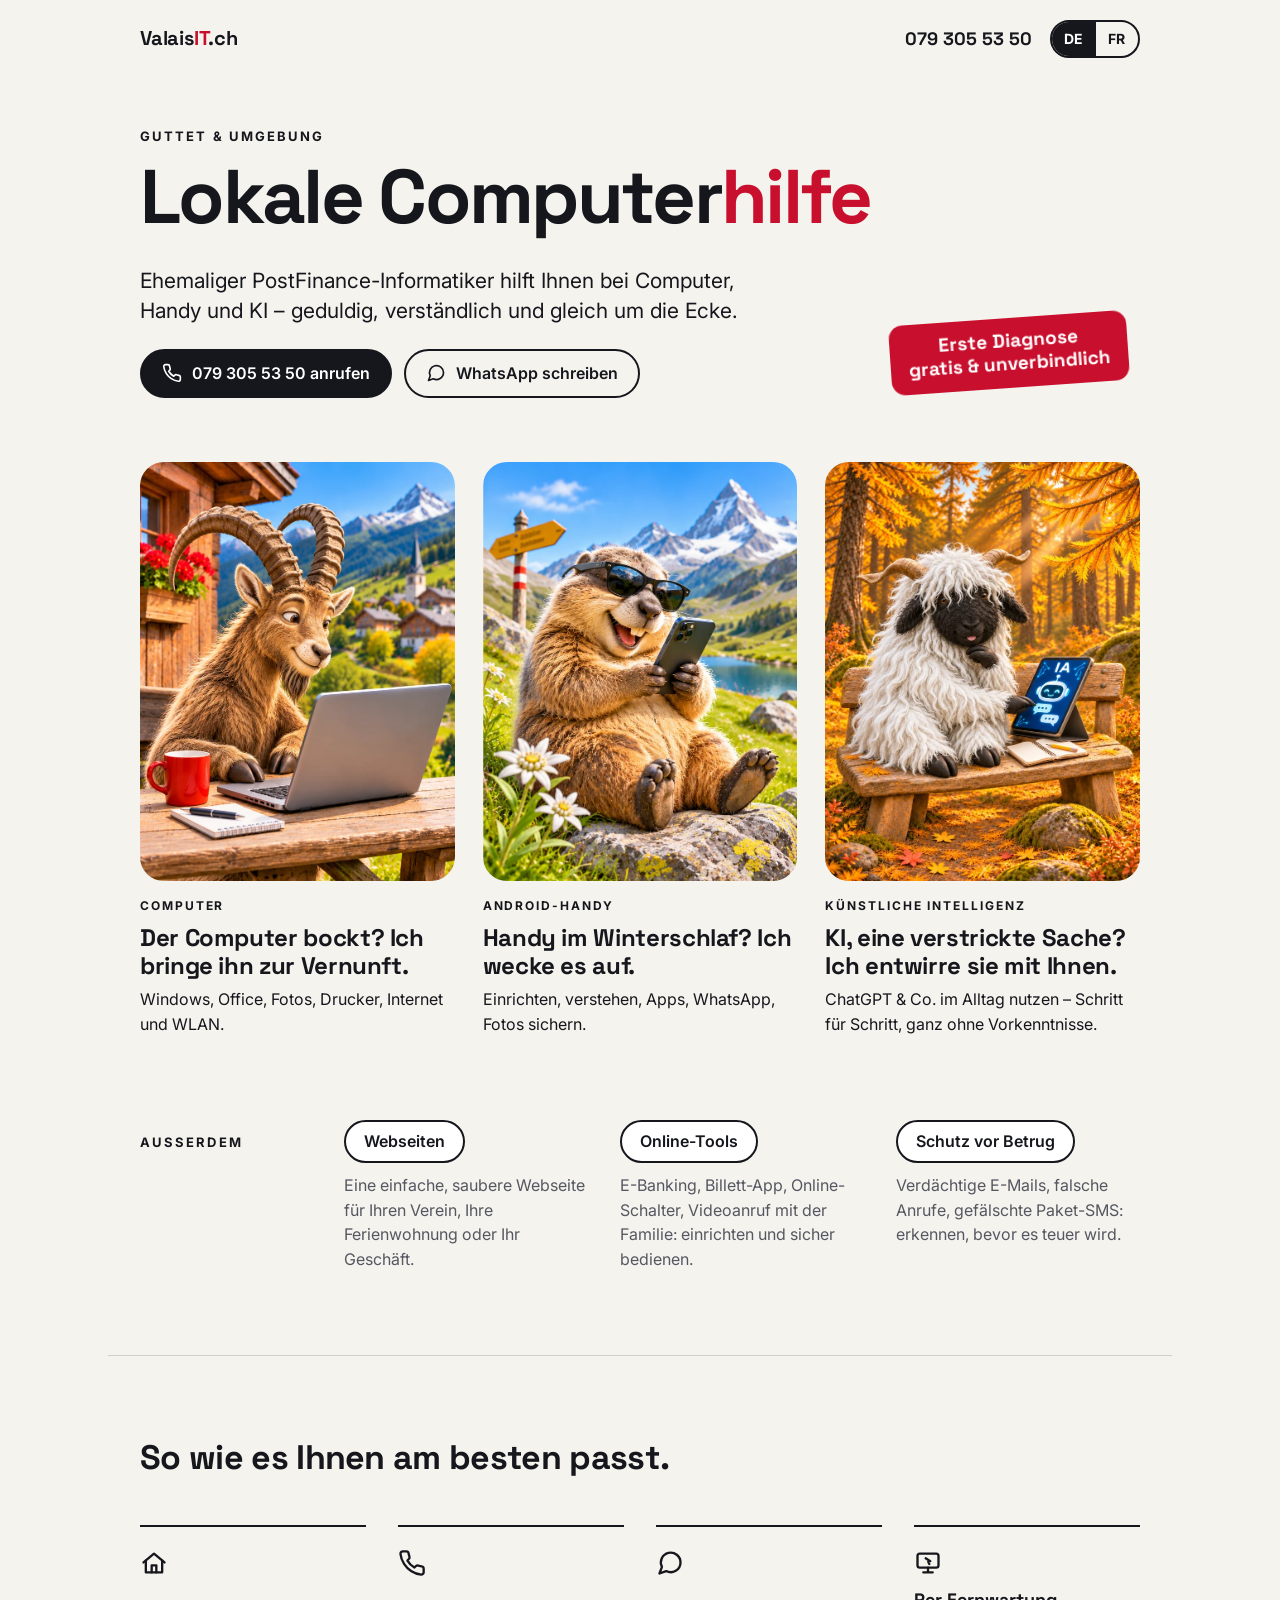
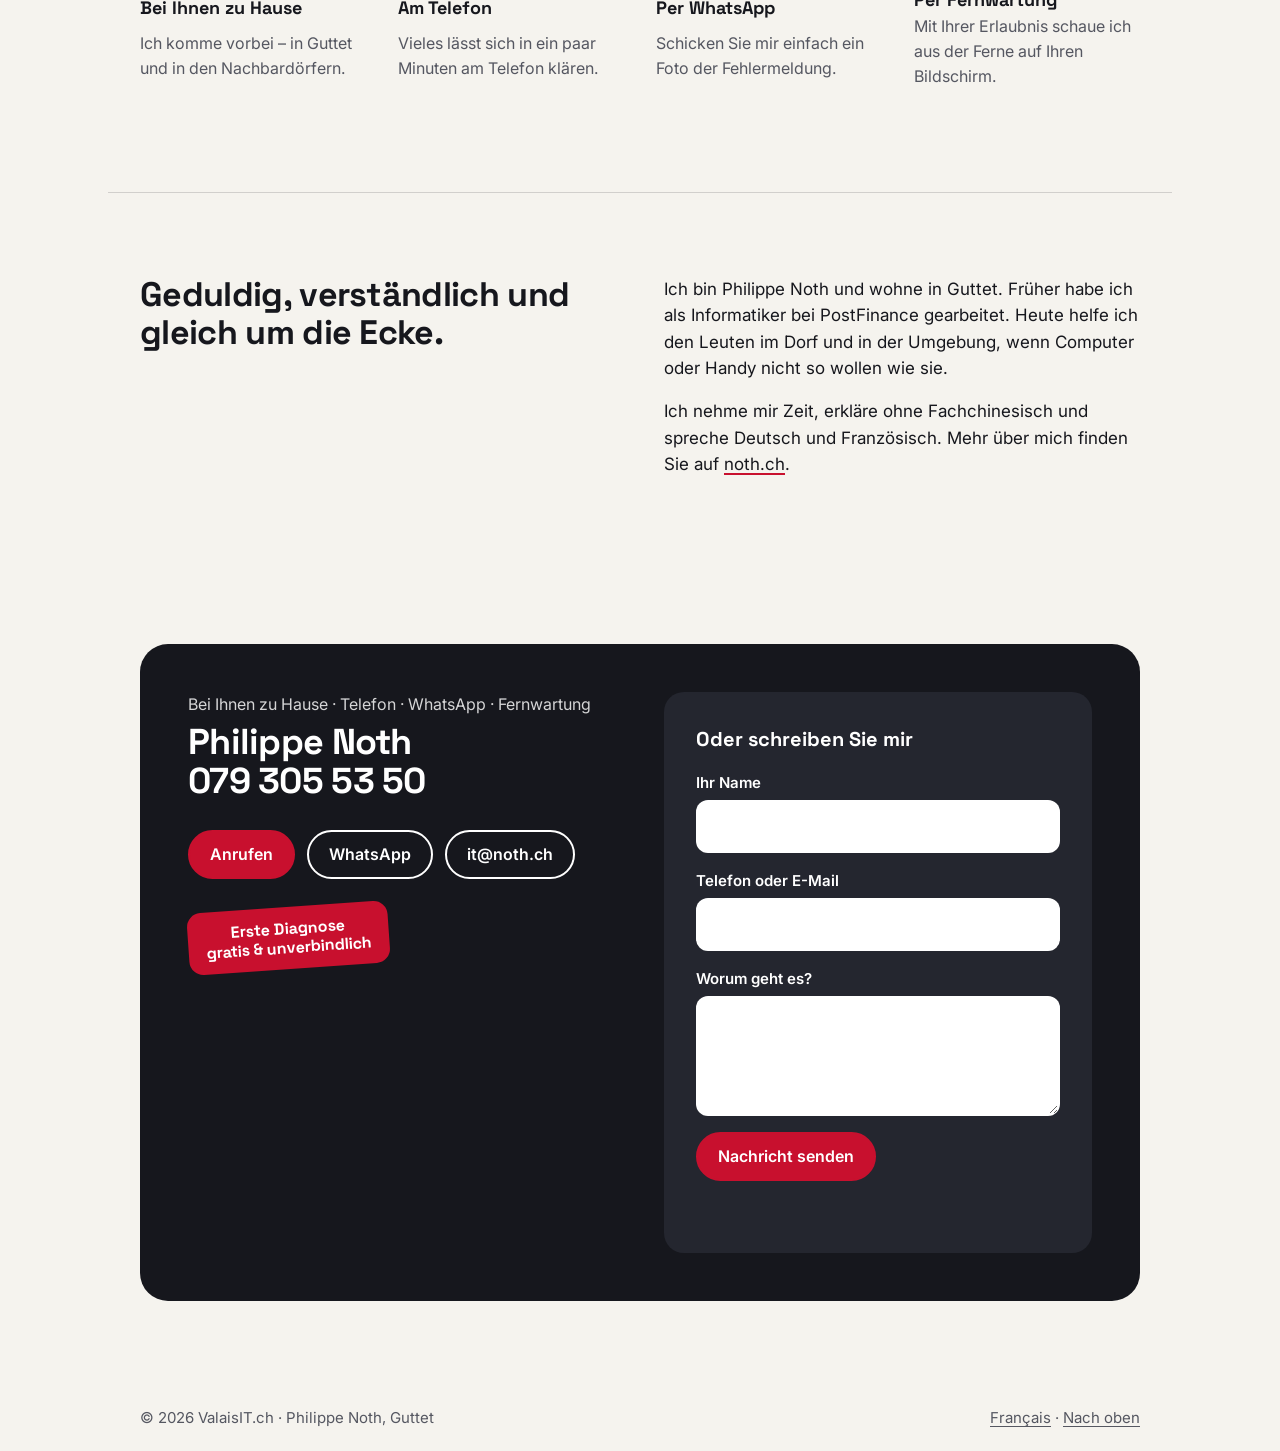
<file: index.html>
<!DOCTYPE html>
<html lang="de-CH">
<head>
<meta charset="UTF-8">
<meta name="viewport" content="width=device-width, initial-scale=1.0">
<title>ValaisIT.ch</title>
<link rel="icon" type="image/svg+xml" href="assets/favicon.svg">
<!-- Fallback only: on the server, .htaccess already redirects by browser language. -->
<script>
  var lang = (navigator.language || 'de').toLowerCase();
  location.replace(lang.indexOf('fr') === 0 ? 'fr/index.html' : 'de/index.html');
</script>
<noscript><meta http-equiv="refresh" content="0; url=de/index.html"></noscript>
</head>
<body>
<p><a href="de/index.html">Deutsch</a> · <a href="fr/index.html">Français</a></p>
</body>
</html>
</file>
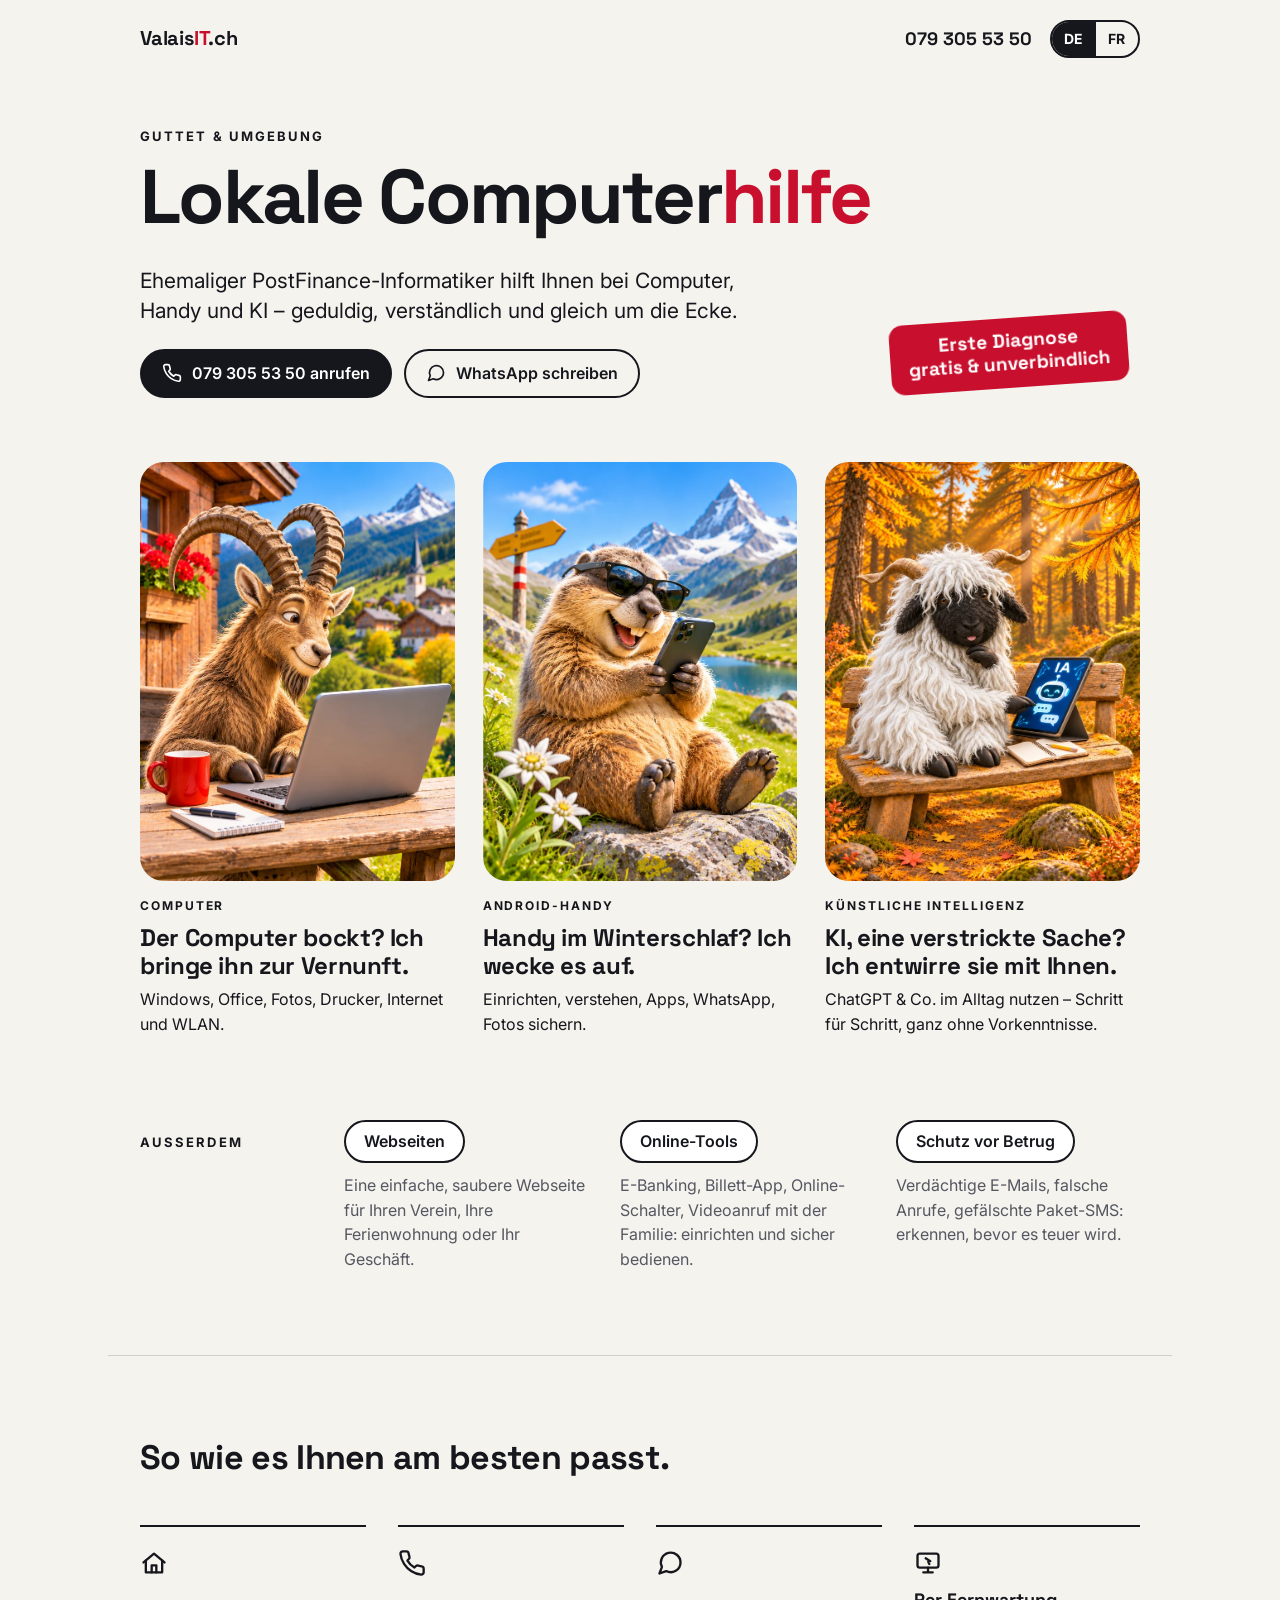
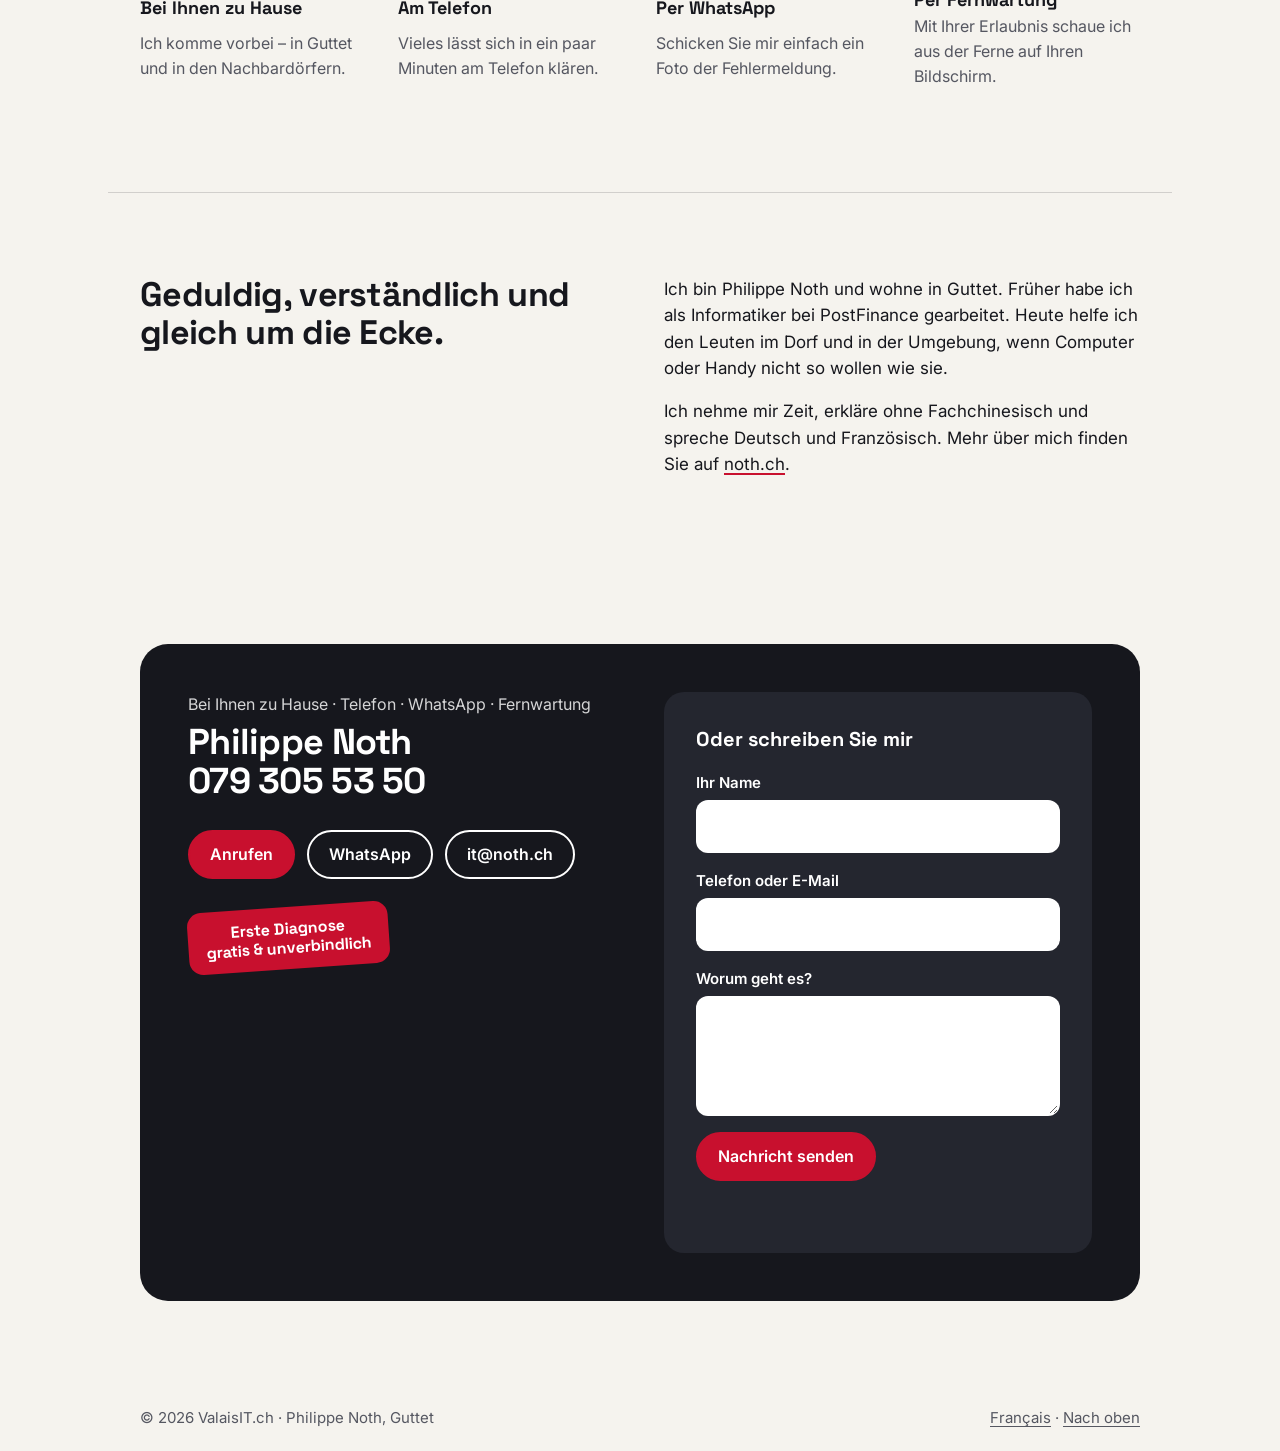
<file: de/index.html>
<!DOCTYPE html>
<html lang="de-CH">
<head>
<meta charset="UTF-8">
<meta name="viewport" content="width=device-width, initial-scale=1.0">
<title>ValaisIT.ch – Lokale Computerhilfe in Guttet &amp; Umgebung</title>
<meta name="description" content="Ehemaliger PostFinance-Informatiker hilft Ihnen bei Computer, Handy und KI – geduldig, verständlich und gleich um die Ecke. Erste Diagnose gratis und unverbindlich.">
<link rel="canonical" href="https://valaisit.ch/de/">
<link rel="alternate" hreflang="de" href="https://valaisit.ch/de/">
<link rel="alternate" hreflang="fr" href="https://valaisit.ch/fr/">
<link rel="alternate" hreflang="x-default" href="https://valaisit.ch/de/">
<meta property="og:title" content="ValaisIT.ch – Lokale Computerhilfe">
<meta property="og:description" content="Hilfe bei Computer, Handy und KI in Guttet &amp; Umgebung. Erste Diagnose gratis und unverbindlich.">
<meta property="og:type" content="website">
<meta property="og:url" content="https://valaisit.ch/de/">
<meta property="og:image" content="https://valaisit.ch/images/og.jpg">
<meta property="og:locale" content="de_CH">
<link rel="icon" type="image/svg+xml" href="../assets/favicon.svg">
<link rel="preconnect" href="https://fonts.googleapis.com">
<link rel="preconnect" href="https://fonts.gstatic.com" crossorigin>
<link href="https://fonts.googleapis.com/css2?family=Inter:wght@400;600;700&family=Space+Grotesk:wght@700&display=swap" rel="stylesheet">
<link rel="stylesheet" href="../css/style.css">
<script type="application/ld+json">
{
  "@context": "https://schema.org",
  "@type": "LocalBusiness",
  "name": "ValaisIT.ch – Lokale Computerhilfe",
  "url": "https://valaisit.ch/de/",
  "image": "https://valaisit.ch/images/og.jpg",
  "telephone": "+41793055350",
  "email": "it@noth.ch",
  "founder": { "@type": "Person", "name": "Philippe Noth" },
  "address": { "@type": "PostalAddress", "addressLocality": "Guttet", "addressRegion": "VS", "addressCountry": "CH" },
  "areaServed": "Guttet und Umgebung",
  "knowsLanguage": ["de", "fr"]
}
</script>
</head>
<body id="top">

<header class="wrap site-header">
  <a class="brand" href="index.html">Valais<span class="red">IT</span>.ch</a>
  <div class="header-tools">
    <a class="header-phone" href="tel:+41793055350">079 305 53 50</a>
    <nav class="lang-switch" aria-label="Sprache">
      <a href="index.html" lang="de" aria-current="true">DE</a>
      <a href="../fr/index.html" lang="fr" hreflang="fr">FR</a>
    </nav>
  </div>
</header>

<main>

  <!-- HERO -->
  <section class="wrap hero">
    <span class="label">Guttet &amp; Umgebung</span>
    <h1>Lokale Computer<span class="red">hilfe</span></h1>
    <div class="hero-row">
      <div>
        <p class="lede">Ehemaliger PostFinance-Informatiker hilft Ihnen bei Computer, Handy und KI – geduldig, verständlich und gleich um die Ecke.</p>
        <div class="cta-row">
          <a class="btn btn-solid" href="tel:+41793055350">
            <svg viewBox="0 0 24 24" fill="none" stroke="currentColor" stroke-width="2" stroke-linecap="round" stroke-linejoin="round" aria-hidden="true"><path d="M22 16.9v3a2 2 0 0 1-2.2 2 19.8 19.8 0 0 1-8.6-3.1 19.5 19.5 0 0 1-6-6A19.8 19.8 0 0 1 2.1 4.2 2 2 0 0 1 4.1 2h3a2 2 0 0 1 2 1.7c.1 1 .4 1.9.7 2.8a2 2 0 0 1-.5 2.1L8.1 9.9a16 16 0 0 0 6 6l1.3-1.3a2 2 0 0 1 2.1-.4c.9.3 1.8.6 2.8.7a2 2 0 0 1 1.7 2z"/></svg>
            079 305 53 50 anrufen
          </a>
          <a class="btn btn-line" href="https://wa.me/41793055350" rel="noopener">
            <svg viewBox="0 0 24 24" fill="none" stroke="currentColor" stroke-width="2" stroke-linecap="round" stroke-linejoin="round" aria-hidden="true"><path d="M21 11.5a8.4 8.4 0 0 1-12.3 7.4L3 21l2.1-5.7A8.4 8.4 0 1 1 21 11.5z"/></svg>
            WhatsApp schreiben
          </a>
        </div>
      </div>
      <p class="sticker">Erste Diagnose<br>gratis &amp; unverbindlich</p>
    </div>
  </section>

  <!-- TRIO: STEINBOCK, MURMELTIER, SCHAF -->
  <section class="wrap trio" aria-label="Computer, Handy und künstliche Intelligenz">
    <article>
      <div class="trio-figure">
        <img src="../images/steinbock-laptop.webp" width="760" height="1024" alt="Ein Steinbock mit mächtigen Hörnern sitzt vor einem Walliser Chalet am Laptop und schaut neugierig auf den Bildschirm.">
      </div>
      <div>
        <span class="label">Computer</span>
        <h2>Der Computer bockt? Ich bringe ihn zur Vernunft.</h2>
        <p>Windows, Office, Fotos, Drucker, Internet und WLAN.</p>
      </div>
    </article>
    <article>
      <div class="trio-figure">
        <img src="../images/murmeltier-handy.webp" width="760" height="1024" alt="Ein lachendes Murmeltier mit Sonnenbrille sitzt auf der Alpwiese und tippt auf einem Handy.">
      </div>
      <div>
        <span class="label">Android-Handy</span>
        <h2>Handy im Winterschlaf? Ich wecke es auf.</h2>
        <p>Einrichten, verstehen, Apps, WhatsApp, Fotos sichern.</p>
      </div>
    </article>
    <article>
      <div class="trio-figure">
        <img src="../images/schaf-tablet.webp" width="760" height="1023" alt="Ein zotteliges Schwarznasenschaf sitzt auf einer Holzbank im herbstlichen Lärchenwald und tippt nachdenklich auf ein Tablet, auf dem ein freundlicher KI-Roboter mit Sprechblasen zu sehen ist.">
      </div>
      <div>
        <span class="label">Künstliche Intelligenz</span>
        <h2>KI, eine verstrickte Sache? Ich entwirre sie mit Ihnen.</h2>
        <p>ChatGPT &amp; Co. im Alltag nutzen – Schritt für Schritt, ganz ohne Vorkenntnisse.</p>
      </div>
    </article>
  </section>

  <!-- AUSSERDEM -->
  <section class="wrap band">
    <div class="also">
      <h2 class="label">Ausserdem</h2>
      <ul class="also-list">
        <li>
          <span class="pill">Webseiten</span>
          <p>Eine einfache, saubere Webseite für Ihren Verein, Ihre Ferienwohnung oder Ihr Geschäft.</p>
        </li>
        <li>
          <span class="pill">Online-Tools</span>
          <p>E-Banking, Billett-App, Online-Schalter, Videoanruf mit der Familie: einrichten und sicher bedienen.</p>
        </li>
        <li>
          <span class="pill">Schutz vor Betrug</span>
          <p>Verdächtige E-Mails, falsche Anrufe, gefälschte Paket-SMS: erkennen, bevor es teuer wird.</p>
        </li>
      </ul>
    </div>
  </section>

  <!-- SO HELFE ICH -->
  <section class="wrap band band-rule">
    <h2 class="h2">So wie es Ihnen am besten passt.</h2>
    <ul class="ways-list">
      <li>
        <svg viewBox="0 0 24 24" fill="none" stroke="currentColor" stroke-width="2" stroke-linecap="round" stroke-linejoin="round" aria-hidden="true"><path d="M3 11.5 12 4l9 7.5"/><path d="M5 10v10h14V10"/><path d="M10 20v-6h4v6"/></svg>
        <h3>Bei Ihnen zu Hause</h3>
        <p>Ich komme vorbei – in Guttet und in den Nachbardörfern.</p>
      </li>
      <li>
        <svg viewBox="0 0 24 24" fill="none" stroke="currentColor" stroke-width="2" stroke-linecap="round" stroke-linejoin="round" aria-hidden="true"><path d="M22 16.9v3a2 2 0 0 1-2.2 2 19.8 19.8 0 0 1-8.6-3.1 19.5 19.5 0 0 1-6-6A19.8 19.8 0 0 1 2.1 4.2 2 2 0 0 1 4.1 2h3a2 2 0 0 1 2 1.7c.1 1 .4 1.9.7 2.8a2 2 0 0 1-.5 2.1L8.1 9.9a16 16 0 0 0 6 6l1.3-1.3a2 2 0 0 1 2.1-.4c.9.3 1.8.6 2.8.7a2 2 0 0 1 1.7 2z"/></svg>
        <h3>Am Telefon</h3>
        <p>Vieles lässt sich in ein paar Minuten am Telefon klären.</p>
      </li>
      <li>
        <svg viewBox="0 0 24 24" fill="none" stroke="currentColor" stroke-width="2" stroke-linecap="round" stroke-linejoin="round" aria-hidden="true"><path d="M21 11.5a8.4 8.4 0 0 1-12.3 7.4L3 21l2.1-5.7A8.4 8.4 0 1 1 21 11.5z"/></svg>
        <h3>Per WhatsApp</h3>
        <p>Schicken Sie mir einfach ein Foto der Fehlermeldung.</p>
      </li>
      <li>
        <svg viewBox="0 0 24 24" fill="none" stroke="currentColor" stroke-width="2" stroke-linecap="round" stroke-linejoin="round" aria-hidden="true"><rect x="3" y="4" width="18" height="12" rx="2"/><path d="M8 20h8M12 16v4"/><path d="m10 8 4 2.5-1.8.5.9 1.8"/></svg>
        <h3>Per Fernwartung</h3>
        <p>Mit Ihrer Erlaubnis schaue ich aus der Ferne auf Ihren Bildschirm.</p>
      </li>
    </ul>
  </section>

  <!-- ÜBER MICH -->
  <section class="wrap band band-rule">
    <div class="about">
      <h2 class="h2">Geduldig, verständlich und gleich um die Ecke.</h2>
      <div class="about-text">
        <p>Ich bin Philippe Noth und wohne in Guttet. Früher habe ich als Informatiker bei PostFinance gearbeitet. Heute helfe ich den Leuten im Dorf und in der Umgebung, wenn Computer oder Handy nicht so wollen wie sie.</p>
        <p>Ich nehme mir Zeit, erkläre ohne Fachchinesisch und spreche Deutsch und Französisch. Mehr über mich finden Sie auf <a href="https://noth.ch" rel="noopener">noth.ch</a>.</p>
      </div>
    </div>
  </section>

  <!-- KONTAKT -->
  <section class="wrap band" id="kontakt">
    <div class="contact-panel">
      <div>
        <p class="contact-modes">Bei Ihnen zu Hause · Telefon · WhatsApp · Fernwartung</p>
        <h2 class="contact-name">Philippe Noth<br><a href="tel:+41793055350">079 305 53 50</a></h2>
        <div class="contact-actions">
          <a class="btn btn-red" href="tel:+41793055350">Anrufen</a>
          <a class="btn btn-line" href="https://wa.me/41793055350" rel="noopener">WhatsApp</a>
          <a class="btn btn-line" href="mailto:it@noth.ch">it@noth.ch</a>
        </div>
        <p class="contact-note"><span class="sticker">Erste Diagnose<br>gratis &amp; unverbindlich</span></p>
      </div>

      <form class="contact-form" action="../contact.php" method="post" data-contact-form
            data-ok="Nachricht gesendet. Ich melde mich so bald wie möglich bei Ihnen."
            data-error="Die Nachricht konnte nicht gesendet werden. Rufen Sie mich bitte an: 079 305 53 50."
            data-sending="Wird gesendet …">
        <h3>Oder schreiben Sie mir</h3>
        <input type="hidden" name="lang" value="de">
        <div class="hp" aria-hidden="true">
          <label for="website">Website</label>
          <input type="text" id="website" name="website" tabindex="-1" autocomplete="off">
        </div>
        <div class="field">
          <label for="name">Ihr Name</label>
          <input type="text" id="name" name="name" autocomplete="name" required maxlength="100">
        </div>
        <div class="field">
          <label for="reach">Telefon oder E-Mail</label>
          <input type="text" id="reach" name="reach" required maxlength="120">
        </div>
        <div class="field">
          <label for="message">Worum geht es?</label>
          <textarea id="message" name="message" required maxlength="3000"></textarea>
        </div>
        <button class="btn btn-red" type="submit">Nachricht senden</button>
        <p class="form-status" role="status" aria-live="polite"></p>
      </form>
    </div>
  </section>

</main>

<footer class="wrap site-footer">
  <span>© 2026 ValaisIT.ch · Philippe Noth, Guttet</span>
  <span><a href="../fr/index.html" lang="fr" hreflang="fr">Français</a> · <a href="#top">Nach oben</a></span>
</footer>

<script src="../js/script.js" defer></script>
</body>
</html>
</file>
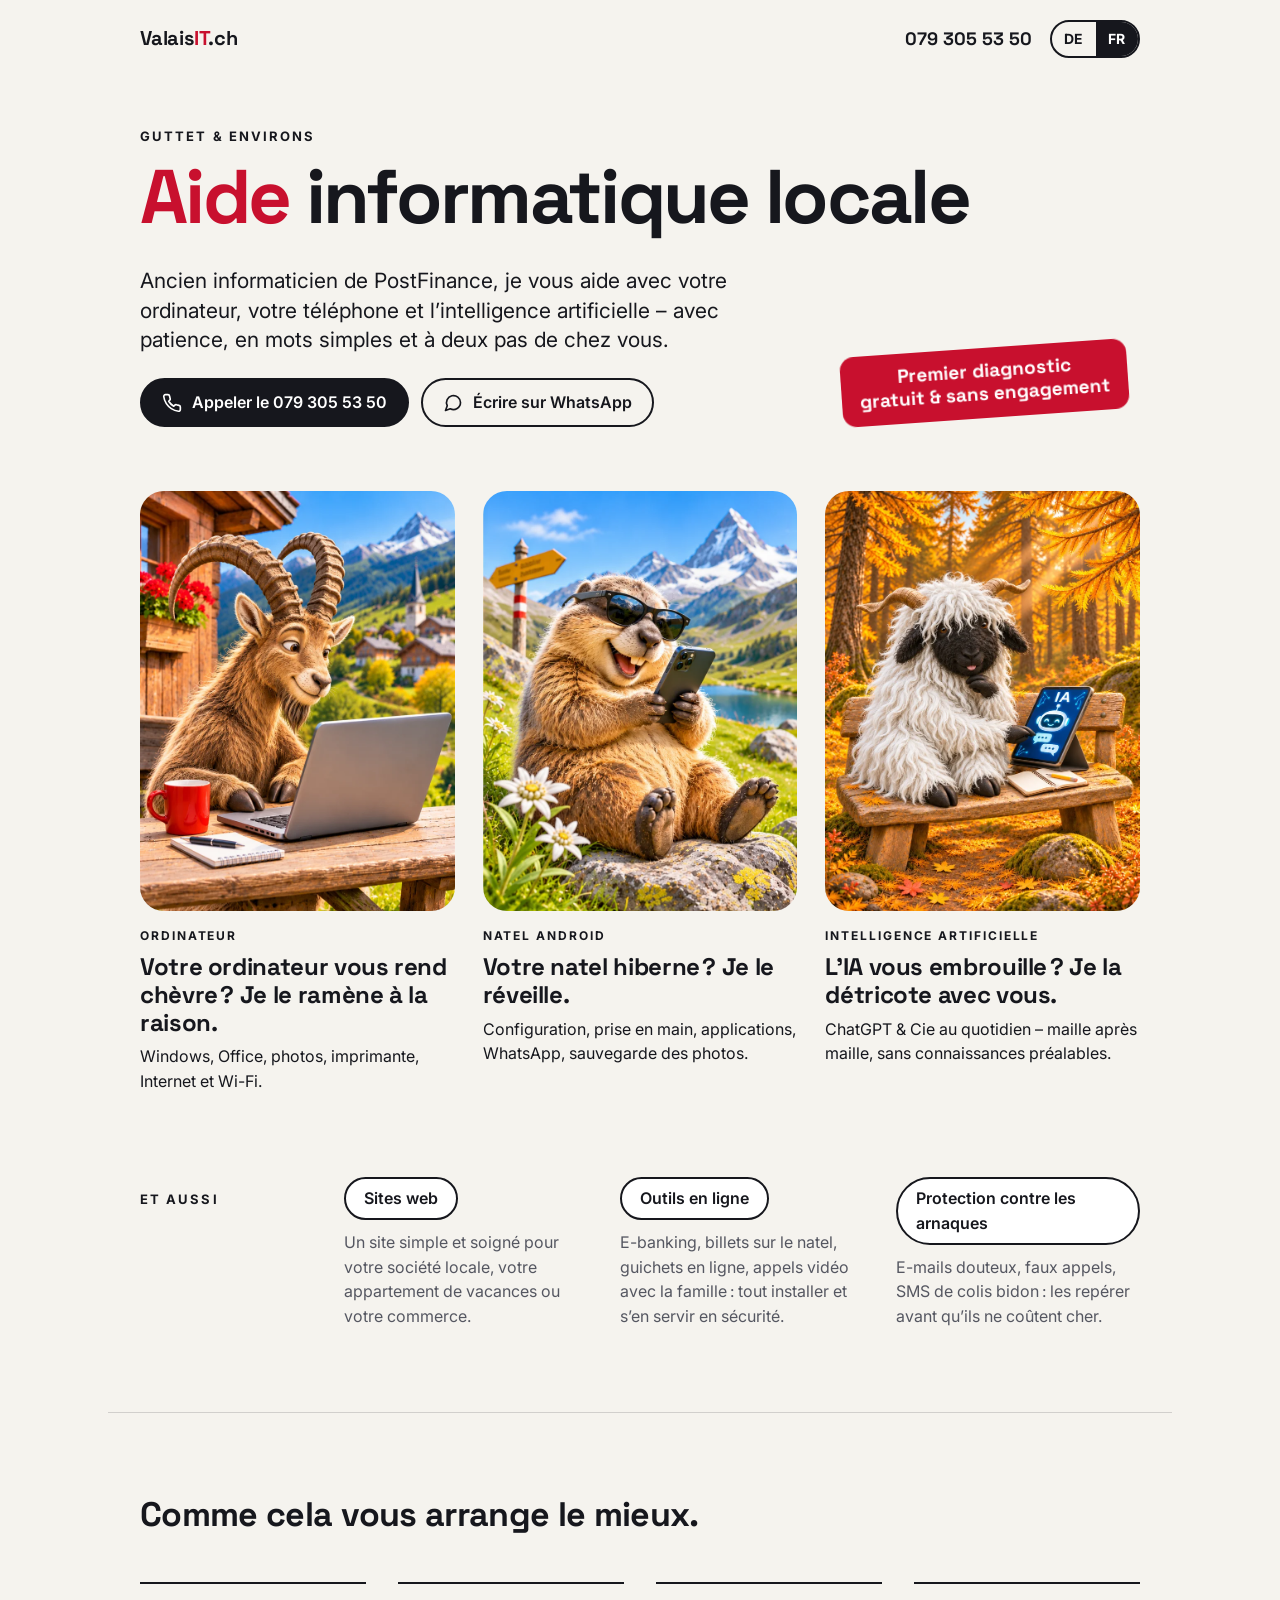
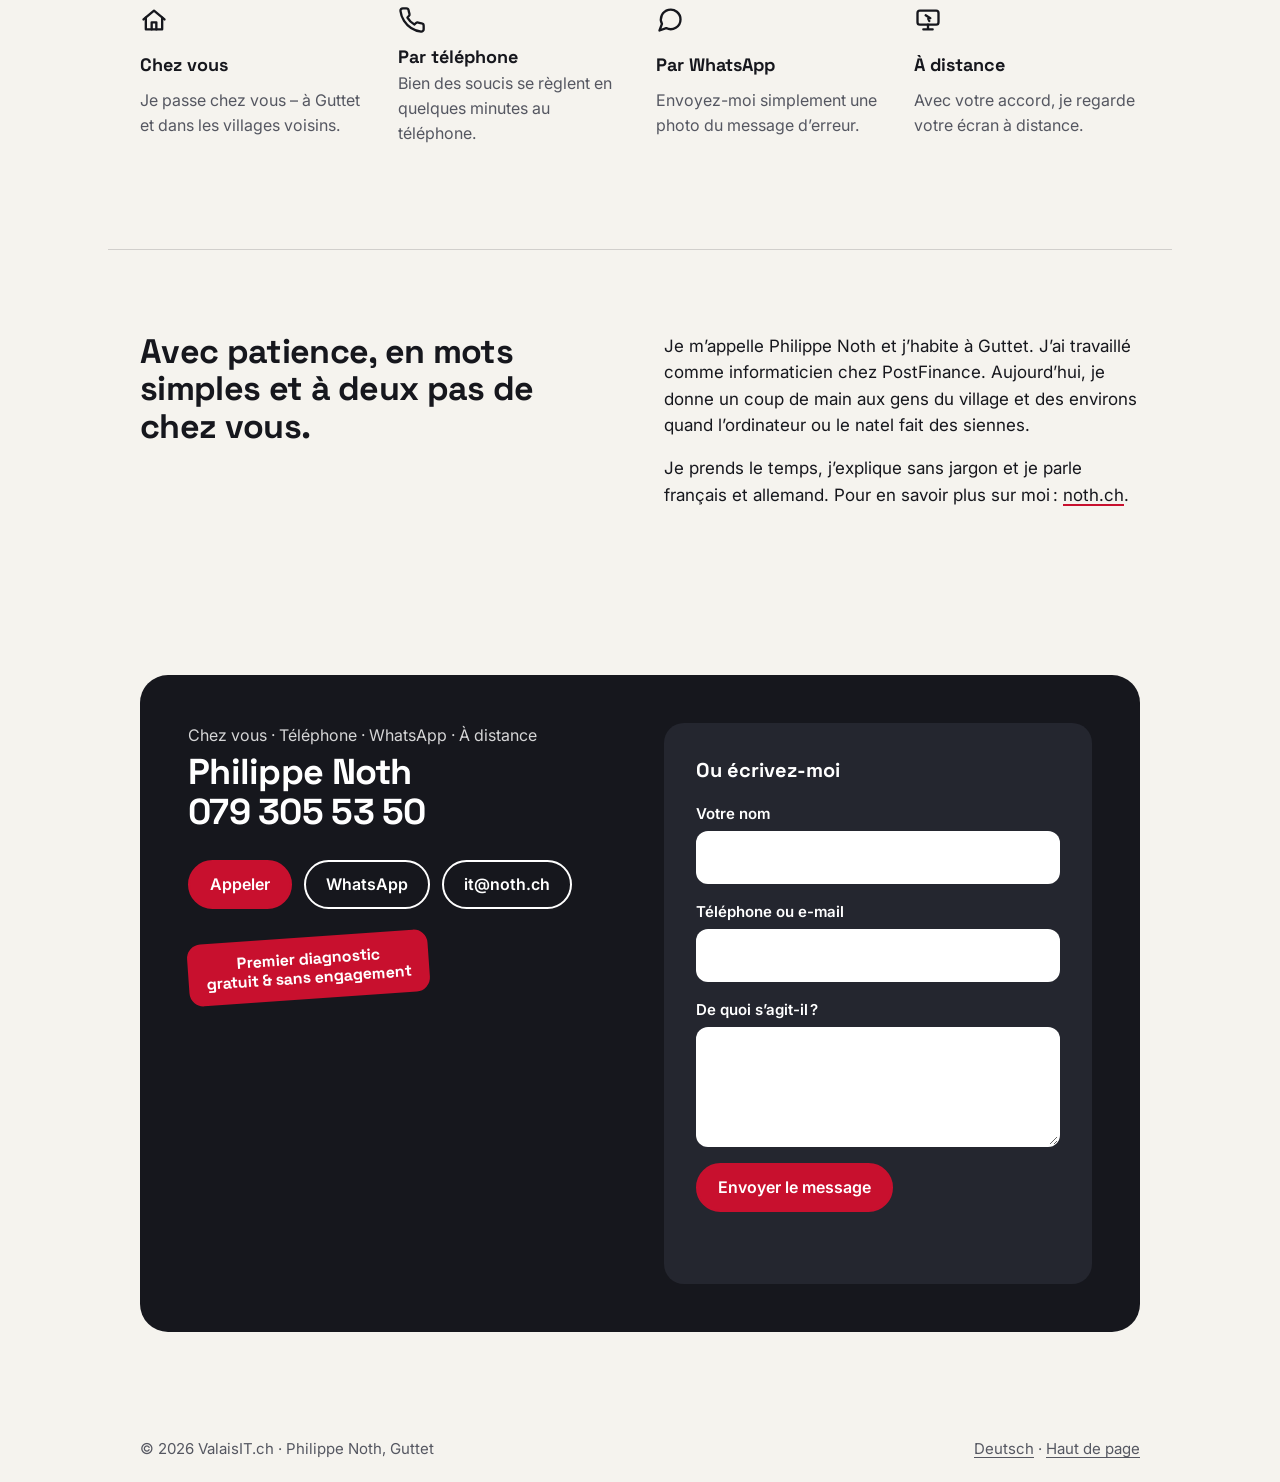
<file: fr/index.html>
<!DOCTYPE html>
<html lang="fr-CH">
<head>
<meta charset="UTF-8">
<meta name="viewport" content="width=device-width, initial-scale=1.0">
<title>ValaisIT.ch – Aide informatique locale à Guttet et environs</title>
<meta name="description" content="Ancien informaticien de PostFinance, je vous aide avec votre ordinateur, votre téléphone et l’intelligence artificielle – avec patience, en mots simples et à deux pas de chez vous. Premier diagnostic gratuit et sans engagement.">
<link rel="canonical" href="https://valaisit.ch/fr/">
<link rel="alternate" hreflang="de" href="https://valaisit.ch/de/">
<link rel="alternate" hreflang="fr" href="https://valaisit.ch/fr/">
<link rel="alternate" hreflang="x-default" href="https://valaisit.ch/de/">
<meta property="og:title" content="ValaisIT.ch – Aide informatique locale">
<meta property="og:description" content="Un coup de main pour l’ordinateur, le téléphone et l’IA, à Guttet et environs. Premier diagnostic gratuit et sans engagement.">
<meta property="og:type" content="website">
<meta property="og:url" content="https://valaisit.ch/fr/">
<meta property="og:image" content="https://valaisit.ch/images/og.jpg">
<meta property="og:locale" content="fr_CH">
<link rel="icon" type="image/svg+xml" href="../assets/favicon.svg">
<link rel="preconnect" href="https://fonts.googleapis.com">
<link rel="preconnect" href="https://fonts.gstatic.com" crossorigin>
<link href="https://fonts.googleapis.com/css2?family=Inter:wght@400;600;700&family=Space+Grotesk:wght@700&display=swap" rel="stylesheet">
<link rel="stylesheet" href="../css/style.css">
<script type="application/ld+json">
{
  "@context": "https://schema.org",
  "@type": "LocalBusiness",
  "name": "ValaisIT.ch – Aide informatique locale",
  "url": "https://valaisit.ch/fr/",
  "image": "https://valaisit.ch/images/og.jpg",
  "telephone": "+41793055350",
  "email": "it@noth.ch",
  "founder": { "@type": "Person", "name": "Philippe Noth" },
  "address": { "@type": "PostalAddress", "addressLocality": "Guttet", "addressRegion": "VS", "addressCountry": "CH" },
  "areaServed": "Guttet et environs",
  "knowsLanguage": ["de", "fr"]
}
</script>
</head>
<body id="top">

<header class="wrap site-header">
  <a class="brand" href="index.html">Valais<span class="red">IT</span>.ch</a>
  <div class="header-tools">
    <a class="header-phone" href="tel:+41793055350">079 305 53 50</a>
    <nav class="lang-switch" aria-label="Langue">
      <a href="../de/index.html" lang="de" hreflang="de">DE</a>
      <a href="index.html" lang="fr" aria-current="true">FR</a>
    </nav>
  </div>
</header>

<main>

  <!-- HERO -->
  <section class="wrap hero">
    <span class="label">Guttet &amp; environs</span>
    <h1><span class="red">Aide</span> informatique locale</h1>
    <div class="hero-row">
      <div>
        <p class="lede">Ancien informaticien de PostFinance, je vous aide avec votre ordinateur, votre téléphone et l’intelligence artificielle – avec patience, en mots simples et à deux pas de chez vous.</p>
        <div class="cta-row">
          <a class="btn btn-solid" href="tel:+41793055350">
            <svg viewBox="0 0 24 24" fill="none" stroke="currentColor" stroke-width="2" stroke-linecap="round" stroke-linejoin="round" aria-hidden="true"><path d="M22 16.9v3a2 2 0 0 1-2.2 2 19.8 19.8 0 0 1-8.6-3.1 19.5 19.5 0 0 1-6-6A19.8 19.8 0 0 1 2.1 4.2 2 2 0 0 1 4.1 2h3a2 2 0 0 1 2 1.7c.1 1 .4 1.9.7 2.8a2 2 0 0 1-.5 2.1L8.1 9.9a16 16 0 0 0 6 6l1.3-1.3a2 2 0 0 1 2.1-.4c.9.3 1.8.6 2.8.7a2 2 0 0 1 1.7 2z"/></svg>
            Appeler le 079 305 53 50
          </a>
          <a class="btn btn-line" href="https://wa.me/41793055350" rel="noopener">
            <svg viewBox="0 0 24 24" fill="none" stroke="currentColor" stroke-width="2" stroke-linecap="round" stroke-linejoin="round" aria-hidden="true"><path d="M21 11.5a8.4 8.4 0 0 1-12.3 7.4L3 21l2.1-5.7A8.4 8.4 0 1 1 21 11.5z"/></svg>
            Écrire sur WhatsApp
          </a>
        </div>
      </div>
      <p class="sticker">Premier diagnostic<br>gratuit &amp; sans engagement</p>
    </div>
  </section>

  <!-- TRIO : BOUQUETIN, MARMOTTE, MOUTON -->
  <section class="wrap trio" aria-label="Ordinateur, natel et intelligence artificielle">
    <article>
      <div class="trio-figure">
        <img src="../images/steinbock-laptop.webp" width="760" height="1024" alt="Un bouquetin aux grandes cornes, attablé devant un chalet valaisan, regarde son ordinateur portable d’un air curieux.">
      </div>
      <div>
        <span class="label">Ordinateur</span>
        <h2>Votre ordinateur vous rend chèvre&#8239;? Je le ramène à la raison.</h2>
        <p>Windows, Office, photos, imprimante, Internet et Wi-Fi.</p>
      </div>
    </article>
    <article>
      <div class="trio-figure">
        <img src="../images/murmeltier-handy.webp" width="760" height="1024" alt="Une marmotte hilare à lunettes de soleil pianote sur un smartphone, assise dans un alpage.">
      </div>
      <div>
        <span class="label">Natel Android</span>
        <h2>Votre natel hiberne&#8239;? Je le réveille.</h2>
        <p>Configuration, prise en main, applications, WhatsApp, sauvegarde des photos.</p>
      </div>
    </article>
    <article>
      <div class="trio-figure">
        <img src="../images/schaf-tablet.webp" width="760" height="1023" alt="Un mouton nez noir tout ébouriffé, assis sur un banc dans une forêt de mélèzes en automne, tapote d’un air songeur une tablette où s’affichent un petit robot souriant, des bulles de dialogue et les lettres « IA ».">
      </div>
      <div>
        <span class="label">Intelligence artificielle</span>
        <h2>L’IA vous embrouille&#8239;? Je la détricote avec vous.</h2>
        <p>ChatGPT &amp; Cie au quotidien – maille après maille, sans connaissances préalables.</p>
      </div>
    </article>
  </section>

  <!-- ET AUSSI -->
  <section class="wrap band">
    <div class="also">
      <h2 class="label">Et aussi</h2>
      <ul class="also-list">
        <li>
          <span class="pill">Sites web</span>
          <p>Un site simple et soigné pour votre société locale, votre appartement de vacances ou votre commerce.</p>
        </li>
        <li>
          <span class="pill">Outils en ligne</span>
          <p>E-banking, billets sur le natel, guichets en ligne, appels vidéo avec la famille&#8239;: tout installer et s’en servir en sécurité.</p>
        </li>
        <li>
          <span class="pill">Protection contre les arnaques</span>
          <p>E-mails douteux, faux appels, SMS de colis bidon&#8239;: les repérer avant qu’ils ne coûtent cher.</p>
        </li>
      </ul>
    </div>
  </section>

  <!-- COMMENT J’AIDE -->
  <section class="wrap band band-rule">
    <h2 class="h2">Comme cela vous arrange le mieux.</h2>
    <ul class="ways-list">
      <li>
        <svg viewBox="0 0 24 24" fill="none" stroke="currentColor" stroke-width="2" stroke-linecap="round" stroke-linejoin="round" aria-hidden="true"><path d="M3 11.5 12 4l9 7.5"/><path d="M5 10v10h14V10"/><path d="M10 20v-6h4v6"/></svg>
        <h3>Chez vous</h3>
        <p>Je passe chez vous – à Guttet et dans les villages voisins.</p>
      </li>
      <li>
        <svg viewBox="0 0 24 24" fill="none" stroke="currentColor" stroke-width="2" stroke-linecap="round" stroke-linejoin="round" aria-hidden="true"><path d="M22 16.9v3a2 2 0 0 1-2.2 2 19.8 19.8 0 0 1-8.6-3.1 19.5 19.5 0 0 1-6-6A19.8 19.8 0 0 1 2.1 4.2 2 2 0 0 1 4.1 2h3a2 2 0 0 1 2 1.7c.1 1 .4 1.9.7 2.8a2 2 0 0 1-.5 2.1L8.1 9.9a16 16 0 0 0 6 6l1.3-1.3a2 2 0 0 1 2.1-.4c.9.3 1.8.6 2.8.7a2 2 0 0 1 1.7 2z"/></svg>
        <h3>Par téléphone</h3>
        <p>Bien des soucis se règlent en quelques minutes au téléphone.</p>
      </li>
      <li>
        <svg viewBox="0 0 24 24" fill="none" stroke="currentColor" stroke-width="2" stroke-linecap="round" stroke-linejoin="round" aria-hidden="true"><path d="M21 11.5a8.4 8.4 0 0 1-12.3 7.4L3 21l2.1-5.7A8.4 8.4 0 1 1 21 11.5z"/></svg>
        <h3>Par WhatsApp</h3>
        <p>Envoyez-moi simplement une photo du message d’erreur.</p>
      </li>
      <li>
        <svg viewBox="0 0 24 24" fill="none" stroke="currentColor" stroke-width="2" stroke-linecap="round" stroke-linejoin="round" aria-hidden="true"><rect x="3" y="4" width="18" height="12" rx="2"/><path d="M8 20h8M12 16v4"/><path d="m10 8 4 2.5-1.8.5.9 1.8"/></svg>
        <h3>À distance</h3>
        <p>Avec votre accord, je regarde votre écran à distance.</p>
      </li>
    </ul>
  </section>

  <!-- À PROPOS -->
  <section class="wrap band band-rule">
    <div class="about">
      <h2 class="h2">Avec patience, en mots simples et à deux pas de chez vous.</h2>
      <div class="about-text">
        <p>Je m’appelle Philippe Noth et j’habite à Guttet. J’ai travaillé comme informaticien chez PostFinance. Aujourd’hui, je donne un coup de main aux gens du village et des environs quand l’ordinateur ou le natel fait des siennes.</p>
        <p>Je prends le temps, j’explique sans jargon et je parle français et allemand. Pour en savoir plus sur moi&#8239;: <a href="https://noth.ch" rel="noopener">noth.ch</a>.</p>
      </div>
    </div>
  </section>

  <!-- CONTACT -->
  <section class="wrap band" id="kontakt">
    <div class="contact-panel">
      <div>
        <p class="contact-modes">Chez vous · Téléphone · WhatsApp · À distance</p>
        <h2 class="contact-name">Philippe Noth<br><a href="tel:+41793055350">079 305 53 50</a></h2>
        <div class="contact-actions">
          <a class="btn btn-red" href="tel:+41793055350">Appeler</a>
          <a class="btn btn-line" href="https://wa.me/41793055350" rel="noopener">WhatsApp</a>
          <a class="btn btn-line" href="mailto:it@noth.ch">it@noth.ch</a>
        </div>
        <p class="contact-note"><span class="sticker">Premier diagnostic<br>gratuit &amp; sans engagement</span></p>
      </div>

      <form class="contact-form" action="../contact.php" method="post" data-contact-form
            data-ok="Message envoyé. Je vous réponds dès que possible."
            data-error="Le message n’a pas pu être envoyé. Appelez-moi au 079 305 53 50."
            data-sending="Envoi en cours…">
        <h3>Ou écrivez-moi</h3>
        <input type="hidden" name="lang" value="fr">
        <div class="hp" aria-hidden="true">
          <label for="website">Site web</label>
          <input type="text" id="website" name="website" tabindex="-1" autocomplete="off">
        </div>
        <div class="field">
          <label for="name">Votre nom</label>
          <input type="text" id="name" name="name" autocomplete="name" required maxlength="100">
        </div>
        <div class="field">
          <label for="reach">Téléphone ou e-mail</label>
          <input type="text" id="reach" name="reach" required maxlength="120">
        </div>
        <div class="field">
          <label for="message">De quoi s’agit-il&#8239;?</label>
          <textarea id="message" name="message" required maxlength="3000"></textarea>
        </div>
        <button class="btn btn-red" type="submit">Envoyer le message</button>
        <p class="form-status" role="status" aria-live="polite"></p>
      </form>
    </div>
  </section>

</main>

<footer class="wrap site-footer">
  <span>© 2026 ValaisIT.ch · Philippe Noth, Guttet</span>
  <span><a href="../de/index.html" lang="de" hreflang="de">Deutsch</a> · <a href="#top">Haut de page</a></span>
</footer>

<script src="../js/script.js" defer></script>
</body>
</html>
</file>
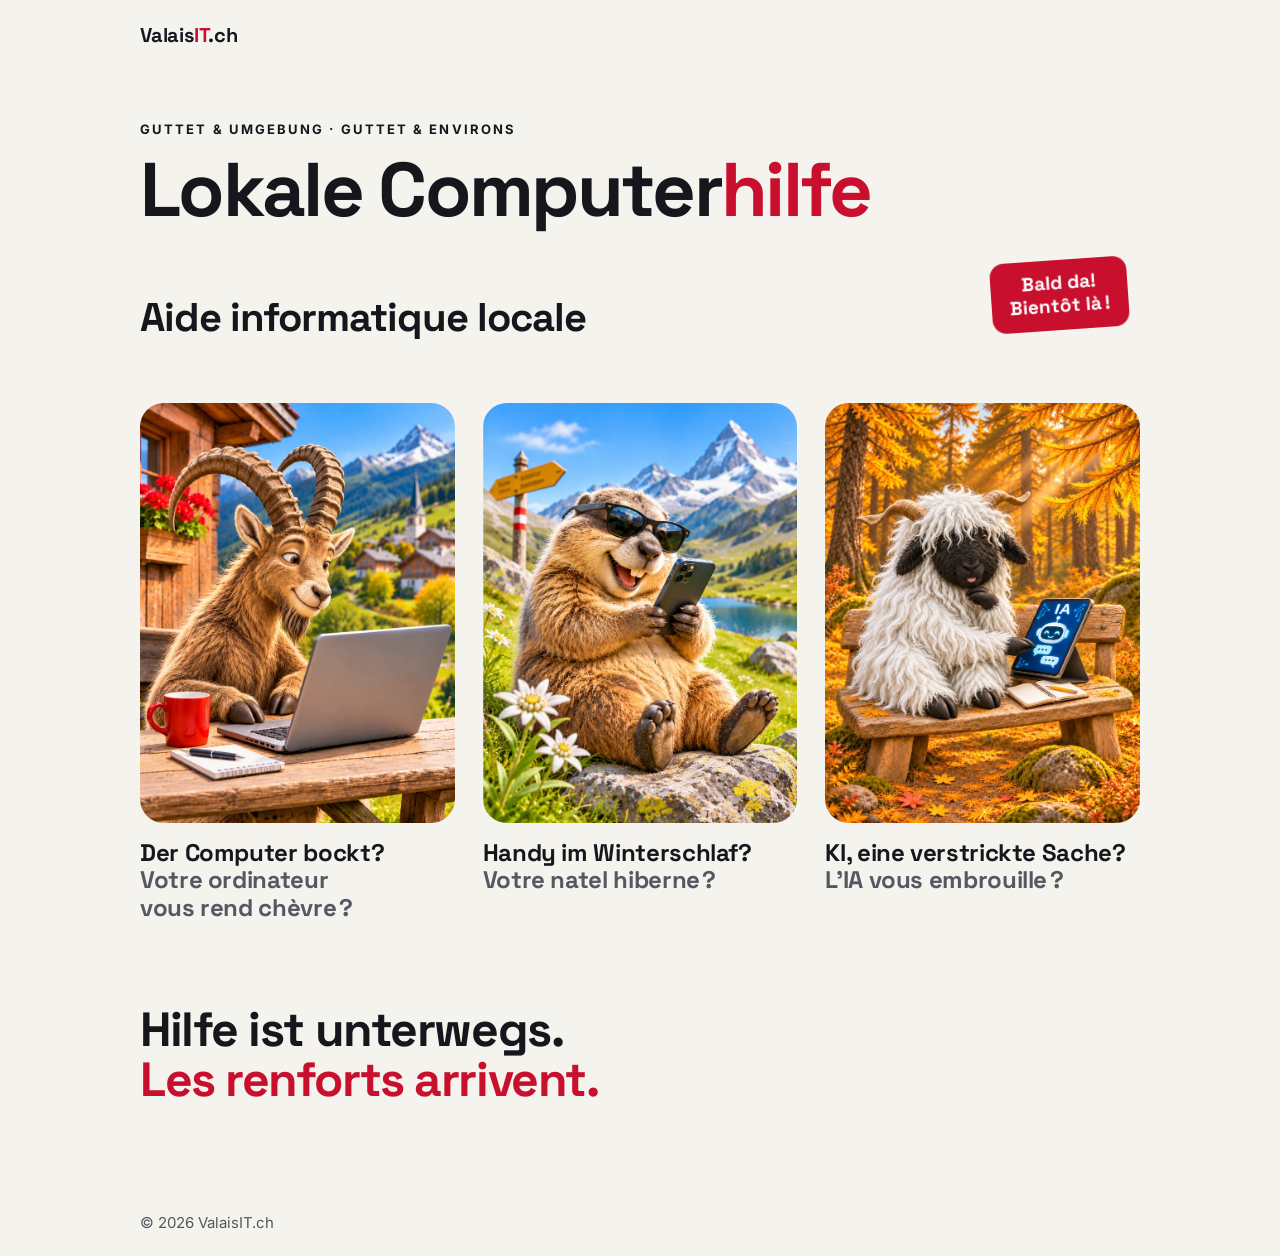
<file: coming-soon.html>
<!DOCTYPE html>
<html lang="de-CH">
<head>
<meta charset="UTF-8">
<meta name="viewport" content="width=device-width, initial-scale=1.0">
<title>ValaisIT.ch – Bald da · Bientôt là</title>
<meta name="description" content="Lokale Computerhilfe in Guttet &amp; Umgebung – bald da. Aide informatique locale à Guttet et environs – bientôt là.">
<meta property="og:title" content="ValaisIT.ch – Bald da · Bientôt là">
<meta property="og:description" content="Lokale Computerhilfe · Aide informatique locale">
<meta property="og:type" content="website">
<meta property="og:url" content="https://valaisit.ch/">
<meta property="og:image" content="https://valaisit.ch/images/og.jpg">
<link rel="icon" type="image/svg+xml" href="assets/favicon.svg">
<link rel="preconnect" href="https://fonts.googleapis.com">
<link rel="preconnect" href="https://fonts.gstatic.com" crossorigin>
<link href="https://fonts.googleapis.com/css2?family=Inter:wght@400;600;700&family=Space+Grotesk:wght@700&display=swap" rel="stylesheet">
<link rel="stylesheet" href="css/style.css">
</head>
<body id="top">

<!-- Teaser page shown while the service is not open yet.
     Deliberately bilingual on one page and without any contact details. -->

<header class="wrap site-header">
  <span class="brand">Valais<span class="red">IT</span>.ch</span>
</header>

<main>

  <section class="wrap hero">
    <span class="label"><span>Guttet &amp; Umgebung ·</span> <span lang="fr">Guttet &amp; environs</span></span>
    <h1>Lokale Computer<span class="red">hilfe</span></h1>
    <div class="hero-row">
      <p class="soon-fr" lang="fr">Aide informatique locale</p>
      <p class="sticker">Bald da!<br><span lang="fr">Bientôt là&#8239;!</span></p>
    </div>
  </section>

  <section class="wrap trio soon-trio" aria-label="Computer · Ordinateur, Handy · Natel, KI · IA">
    <article>
      <div class="trio-figure">
        <img src="images/steinbock-laptop.webp" width="760" height="1024" alt="Ein Steinbock mit mächtigen Hörnern sitzt vor einem Walliser Chalet am Laptop und schaut neugierig auf den Bildschirm.">
      </div>
      <h2>Der Computer bockt? <span lang="fr">Votre ordinateur vous rend chèvre&#8239;?</span></h2>
    </article>
    <article>
      <div class="trio-figure">
        <img src="images/murmeltier-handy.webp" width="760" height="1024" alt="Ein lachendes Murmeltier mit Sonnenbrille sitzt auf der Alpwiese und tippt auf einem Handy.">
      </div>
      <h2>Handy im Winterschlaf? <span lang="fr">Votre natel hiberne&#8239;?</span></h2>
    </article>
    <article>
      <div class="trio-figure">
        <img src="images/schaf-tablet.webp" width="760" height="1023" alt="Ein zotteliges Schwarznasenschaf sitzt auf einer Holzbank im herbstlichen Lärchenwald und tippt nachdenklich auf ein Tablet, auf dem ein freundlicher KI-Roboter mit Sprechblasen zu sehen ist.">
      </div>
      <h2>KI, eine verstrickte Sache? <span lang="fr">L’IA vous embrouille&#8239;?</span></h2>
    </article>
  </section>

  <section class="wrap band">
    <p class="soon-close">Hilfe ist unterwegs. <span lang="fr">Les renforts arrivent.</span></p>
  </section>

</main>

<footer class="wrap site-footer">
  <span>© 2026 ValaisIT.ch</span>
</footer>

</body>
</html>
</file>
<file: css/style.css>
/* ==========================================================================
   ValaisIT.ch — one stylesheet, no framework, no build step
   1. Tokens  2. Reset + base  3. Shared pieces  4. Header  5. Hero
   6. Trio (ibex, marmot, sheep)  7. Also  8. Ways  9. About  10. Contact
   11. Footer  12. Motion  13. Breakpoints
   ========================================================================== */

/* ============ 1. TOKENS ============ */
:root {
  --paper: #F5F3EE;   /* notice-board paper */
  --white: #FFFFFF;
  --ink:   #16171D;   /* text + contact panel */
  --coal:  #24262F;   /* form panel on ink */
  --red:   #C8102E;   /* Valais red */
  --red-d: #A50D26;
  --muted: #555761;
  --rule:  rgba(22, 23, 29, 0.16);

  --display: 'Space Grotesk', system-ui, sans-serif;
  --body:    'Inter', system-ui, sans-serif;

  --wrap: 1000px;
  --gutter: 20px;
  --radius: 28px;
}

/* ============ 2. RESET + BASE ============ */
*, *::before, *::after { box-sizing: border-box; margin: 0; padding: 0; }
html { scroll-behavior: smooth; -webkit-text-size-adjust: 100%; }
body {
  font-family: var(--body);
  font-size: 1rem;
  line-height: 1.55;
  background: var(--paper);
  color: var(--ink);
  -webkit-font-smoothing: antialiased;
}
a { color: inherit; }
img, svg { display: block; max-width: 100%; }
button, input, textarea { font: inherit; color: inherit; }
:focus-visible { outline: 3px solid var(--red); outline-offset: 3px; border-radius: 4px; }

/* ============ 3. SHARED PIECES ============ */
.wrap {
  width: 100%;
  max-width: calc(var(--wrap) + 2 * var(--gutter));
  margin-inline: auto;
  padding-inline: var(--gutter);
}
.band { padding-block: clamp(44px, 6.5vw, 84px); }
.band-rule { border-top: 1px solid var(--rule); }

.red { color: var(--red); }

/* small tracked label — taken straight from the printed notice */
.label {
  font-size: 0.8125rem;
  font-weight: 700;
  letter-spacing: 0.16em;
  text-transform: uppercase;
}

.h2 {
  font-family: var(--display);
  font-weight: 700;
  font-size: clamp(1.5rem, 3vw, 2.125rem);
  line-height: 1.1;
  letter-spacing: -0.02em;
  max-width: 20em;
}

.btn {
  display: inline-flex;
  align-items: center;
  gap: 10px;
  min-height: 46px;
  padding: 10px 20px;
  border: 2px solid var(--ink);
  border-radius: 999px;
  font-weight: 600;
  font-size: 1rem;
  text-decoration: none;
  cursor: pointer;
  transition: background-color .15s ease, color .15s ease, border-color .15s ease;
}
.btn svg { width: 20px; height: 20px; flex-shrink: 0; }
.btn-solid { background: var(--ink); color: var(--white); }
.btn-line  { background: transparent; color: var(--ink); }
.btn-red   { background: var(--red); border-color: var(--red); color: var(--white); }
@media (hover: hover) {
  .btn-solid:hover { background: var(--red); border-color: var(--red); }
  .btn-line:hover  { background: var(--ink); color: var(--white); }
  .btn-red:hover   { background: var(--red-d); border-color: var(--red-d); }
}

/* the red "first diagnosis free" sticker */
.sticker {
  display: inline-block;
  padding: 12px 18px;
  background: var(--red);
  color: var(--white);
  border-radius: 14px;
  font-family: var(--display);
  font-weight: 700;
  font-size: clamp(1rem, 1.7vw, 1.1875rem);
  line-height: 1.2;
  text-align: center;
  transform: rotate(-4deg);
}

/* ============ 4. HEADER ============ */
.site-header {
  display: flex;
  align-items: center;
  justify-content: space-between;
  gap: 16px;
  padding-block: 20px;
}
.brand {
  font-family: var(--display);
  font-weight: 700;
  font-size: 1.25rem;
  letter-spacing: -0.01em;
  text-decoration: none;
}
.header-tools { display: flex; align-items: center; gap: 18px; }
.lang-switch {
  display: flex;
  border: 2px solid var(--ink);
  border-radius: 999px;
  overflow: hidden;
  font-weight: 700;
  font-size: 0.875rem;
}
.lang-switch a {
  padding: 6px 12px;
  text-decoration: none;
  letter-spacing: 0.04em;
}
.lang-switch a[aria-current="true"] { background: var(--ink); color: var(--white); }
.lang-switch a:focus-visible { outline-offset: -3px; }
.header-phone {
  display: none;
  font-family: var(--display);
  font-weight: 700;
  font-size: 1.125rem;
  text-decoration: none;
  white-space: nowrap;
}
@media (hover: hover) { .header-phone:hover { color: var(--red); } }

/* ============ 5. HERO ============ */
.hero { padding-top: clamp(20px, 4vw, 48px); padding-bottom: clamp(36px, 5vw, 64px); }
.hero .label { display: block; margin-bottom: 14px; }
.hero h1 {
  font-family: var(--display);
  font-weight: 700;
  font-size: clamp(2.125rem, 8.6vw, 4.75rem);
  line-height: 0.98;
  letter-spacing: -0.035em;
  hyphens: manual;
}
.hero-row {
  display: flex;
  flex-direction: column;
  gap: 28px;
  margin-top: clamp(20px, 3vw, 32px);
}
.lede {
  font-size: clamp(1.0625rem, 1.9vw, 1.3125rem);
  line-height: 1.4;
  max-width: 31em;
}
.cta-row { display: flex; flex-wrap: wrap; gap: 12px; margin-top: 24px; }
.hero .sticker { align-self: flex-start; margin-left: 6px; }

/* ============ 6. TRIO (ibex, marmot, sheep) ============ */
/* Below 760px each card is a row: picture left, text right. From 760px: three columns. */
.trio { display: grid; gap: 28px; }
.trio article {
  display: grid;
  grid-template-columns: 42% 1fr;
  gap: 16px;
  align-items: center;
}
.trio-figure {
  border-radius: 20px;
  overflow: hidden;
  aspect-ratio: 3 / 4;
  background: #9CC3E6;
}
.trio-figure img { width: 100%; height: 100%; object-fit: cover; }
.trio .label { display: block; margin-bottom: 8px; font-size: 0.75rem; }
.trio h2 {
  font-family: var(--display);
  font-weight: 700;
  font-size: clamp(1.125rem, 2.1vw, 1.5rem);
  line-height: 1.15;
  letter-spacing: -0.015em;
}
.trio p { margin-top: 8px; }

/* ============ 7. ALSO ============ */
.also { display: grid; gap: 24px; }
.also-list { list-style: none; display: grid; gap: 28px 32px; }
.also-list li { max-width: 30em; }
.pill {
  display: inline-block;
  padding: 7px 18px;
  border: 2px solid var(--ink);
  border-radius: 999px;
  background: var(--white);
  font-weight: 600;
  font-size: 1rem;
}
.also-list p { margin-top: 10px; color: var(--muted); }

/* ============ 8. WAYS ============ */
.ways-list { list-style: none; display: grid; gap: 0 32px; margin-top: clamp(28px, 4vw, 48px); }
.ways-list li {
  display: grid;
  grid-template-columns: 36px 1fr;
  gap: 4px 16px;
  padding-block: 20px;
  border-top: 2px solid var(--ink);
}
.ways-list svg { width: 28px; height: 28px; grid-row: span 2; margin-top: 2px; }
.ways-list h3 { font-family: var(--display); font-weight: 700; font-size: 1.125rem; line-height: 1.2; }
.ways-list p { color: var(--muted); grid-column: 2; }

/* ============ 9. ABOUT ============ */
.about { display: grid; gap: 24px; }
.about-text { max-width: 36em; font-size: 1.0625rem; }
.about-text p + p { margin-top: 1em; }
.about-text a { text-decoration-color: var(--red); text-decoration-thickness: 2px; text-underline-offset: 3px; }

/* ============ 10. CONTACT ============ */
.contact-panel {
  display: grid;
  gap: 36px;
  padding: clamp(24px, 4vw, 48px);
  background: var(--ink);
  color: var(--white);
  border-radius: var(--radius);
}
.contact-modes { color: rgba(255, 255, 255, 0.82); }
.contact-name {
  margin-top: 6px;
  font-family: var(--display);
  font-weight: 700;
  font-size: clamp(1.5rem, 3.6vw, 2.25rem);
  line-height: 1.1;
  letter-spacing: -0.02em;
}
.contact-name a { text-decoration: none; white-space: nowrap; }
@media (hover: hover) { .contact-name a:hover { text-decoration: underline; text-decoration-color: var(--red); } }
.contact-actions { display: flex; flex-wrap: wrap; gap: 12px; margin-top: 28px; }
.contact-panel .btn-line { border-color: var(--white); color: var(--white); }
@media (hover: hover) { .contact-panel .btn-line:hover { background: var(--white); color: var(--ink); } }
.contact-panel :focus-visible { outline-color: var(--white); }
.contact-note { margin-top: 28px; }
.contact-note .sticker { font-size: 1rem; }

.contact-form {
  display: grid;
  gap: 16px;
  padding: clamp(20px, 3vw, 32px);
  background: var(--coal);
  border-radius: 20px;
}
.contact-form h3 { font-family: var(--display); font-weight: 700; font-size: 1.25rem; }
.field { display: grid; gap: 6px; }
.field label { font-weight: 600; font-size: 0.9375rem; }
.field input, .field textarea {
  width: 100%;
  padding: 12px 14px;
  background: var(--white);
  color: var(--ink);
  border: 2px solid transparent;
  border-radius: 12px;
}
.field textarea { min-height: 120px; resize: vertical; }
.field input:focus-visible, .field textarea:focus-visible { outline: none; border-color: var(--red); box-shadow: 0 0 0 3px rgba(255,255,255,.5); }
.hp { position: absolute; left: -9999px; width: 1px; height: 1px; overflow: hidden; }
.form-status { min-height: 1.5em; font-weight: 600; }
.form-status[data-state="ok"]    { color: #9BE3B0; }
.form-status[data-state="error"] { color: #FFB3BE; }
.contact-form .btn { justify-self: start; }
.contact-form .btn[disabled] { opacity: .6; cursor: progress; }

/* ============ 11. FOOTER ============ */
.site-footer {
  display: flex;
  flex-wrap: wrap;
  justify-content: space-between;
  gap: 8px 24px;
  padding-block: 22px;
  font-size: 0.9375rem;
  color: var(--muted);
}
.site-footer a { text-underline-offset: 3px; }

/* ============ 11b. COMING SOON (coming-soon.html) ============ */
/* Bilingual teaser: German line first, French line right under it. */
.soon-fr {
  font-family: var(--display);
  font-weight: 700;
  font-size: clamp(1.375rem, 4.4vw, 2.5rem);
  line-height: 1.05;
  letter-spacing: -0.025em;
}
.hero .label span { white-space: nowrap; }
.soon-trio h2 span { display: block; color: var(--muted); text-wrap: balance; }
.soon-close {
  font-family: var(--display);
  font-weight: 700;
  font-size: clamp(1.625rem, 4.8vw, 3rem);
  line-height: 1.05;
  letter-spacing: -0.03em;
}
.soon-close span { display: block; color: var(--red); }

/* ============ 12. MOTION ============ */
/* one moment only: the sticker gets slapped onto the page */
@keyframes stamp {
  0%   { opacity: 0; transform: rotate(-16deg) scale(1.7); }
  70%  { opacity: 1; transform: rotate(-3deg) scale(0.96); }
  100% { opacity: 1; transform: rotate(-4deg) scale(1); }
}
.hero .sticker { animation: stamp .45s cubic-bezier(.2, .9, .3, 1.2) .6s both; }
@media (prefers-reduced-motion: reduce) {
  html { scroll-behavior: auto; }
  .hero .sticker { animation: none; }
  .btn { transition: none; }
}

/* ============ 13. BREAKPOINTS ============ */
@media (min-width: 640px) {
  :root { --gutter: 32px; }
  .header-phone { display: block; }
  .also-list { grid-template-columns: 1fr 1fr; }
  .ways-list { grid-template-columns: 1fr 1fr; }
}
@media (min-width: 760px) {
  .trio { grid-template-columns: repeat(3, 1fr); }
  .trio article { grid-template-columns: 1fr; align-content: start; }
  .trio-figure { border-radius: 24px; }
}
@media (min-width: 900px) {
  .also-list { grid-template-columns: repeat(3, 1fr); }
  .hero-row { flex-direction: row; align-items: flex-end; justify-content: space-between; }
  .hero .sticker { align-self: flex-end; margin: 0 12px 10px 0; flex-shrink: 0; }
  .also { grid-template-columns: 180px 1fr; }
  .also > .label { padding-top: 12px; }
  .about { grid-template-columns: 1fr 1fr; gap: 48px; }
  .contact-panel { grid-template-columns: 1fr 1fr; gap: 48px; align-items: start; }
}
@media (min-width: 1024px) {
  .ways-list { grid-template-columns: repeat(4, 1fr); }
  .ways-list li { grid-template-columns: 1fr; }
  .ways-list svg { grid-row: auto; margin-bottom: 8px; }
  .ways-list p { grid-column: 1; }
}
</file>
